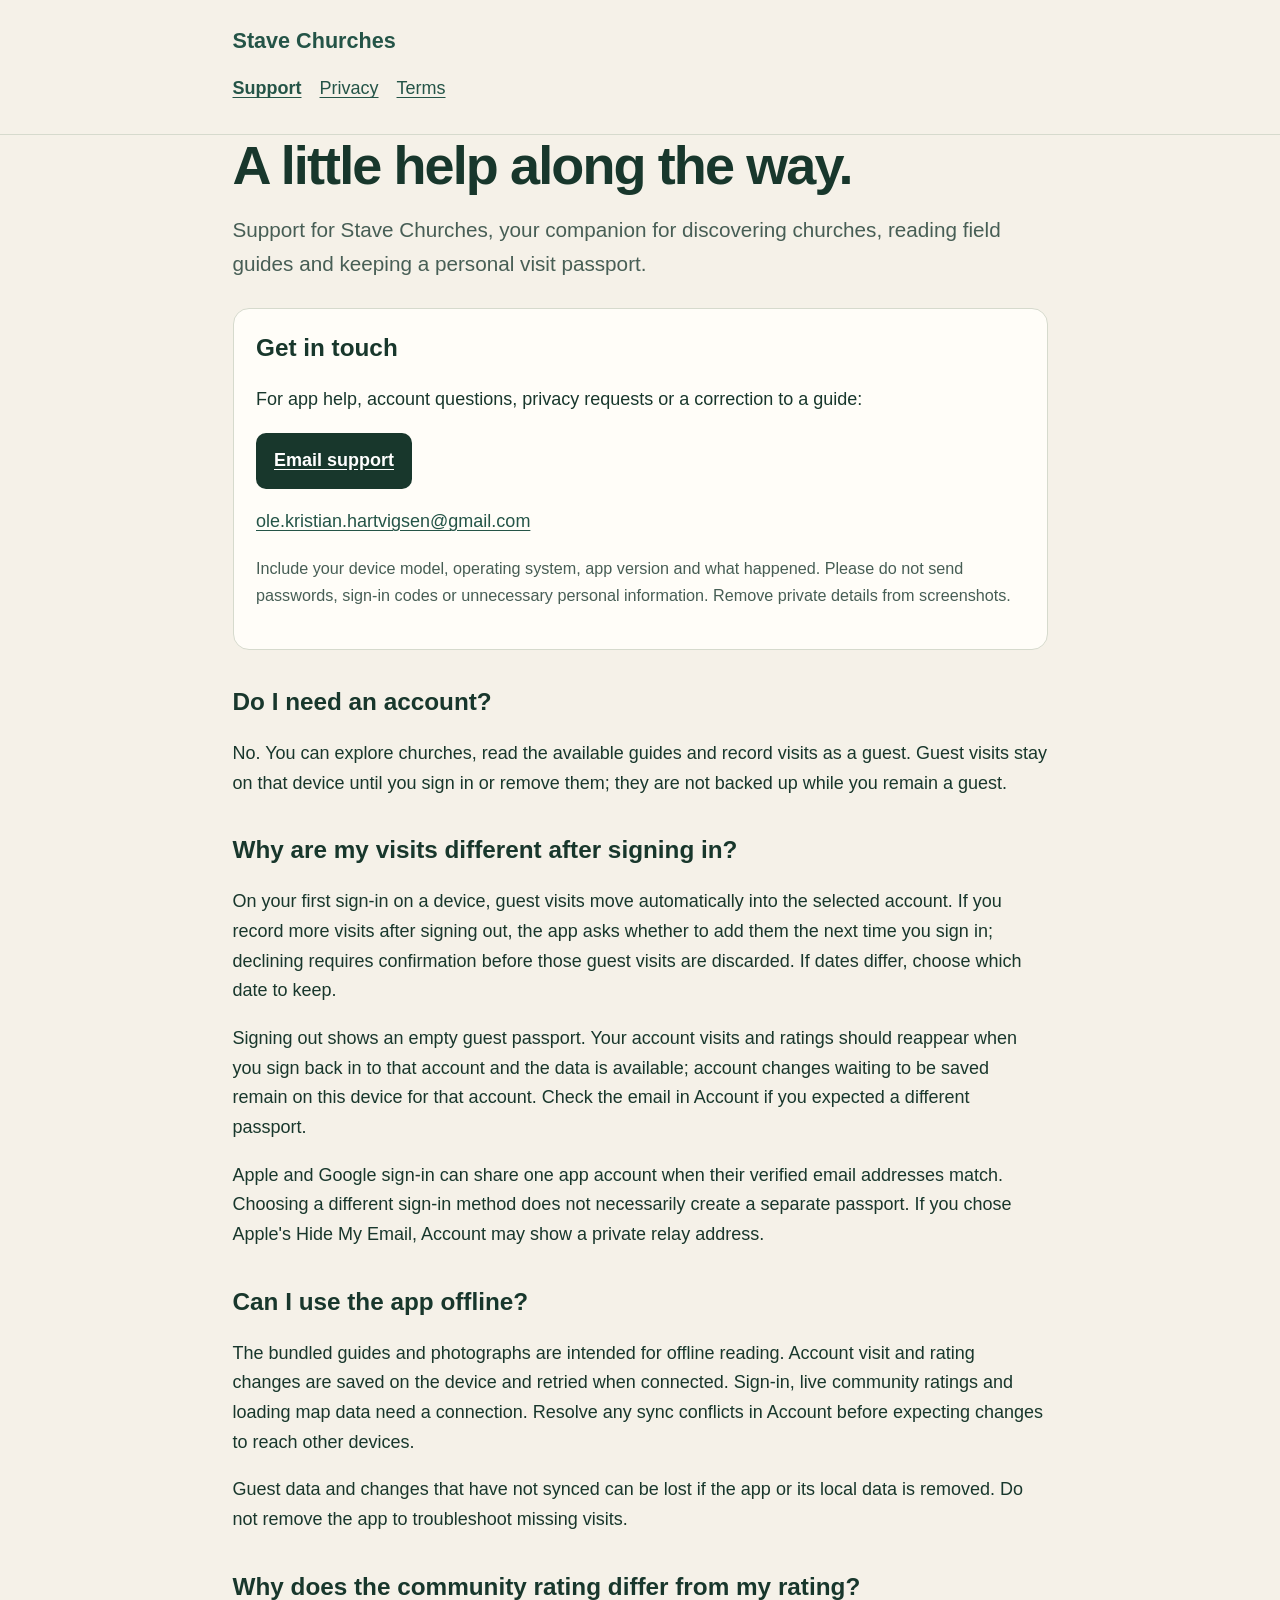
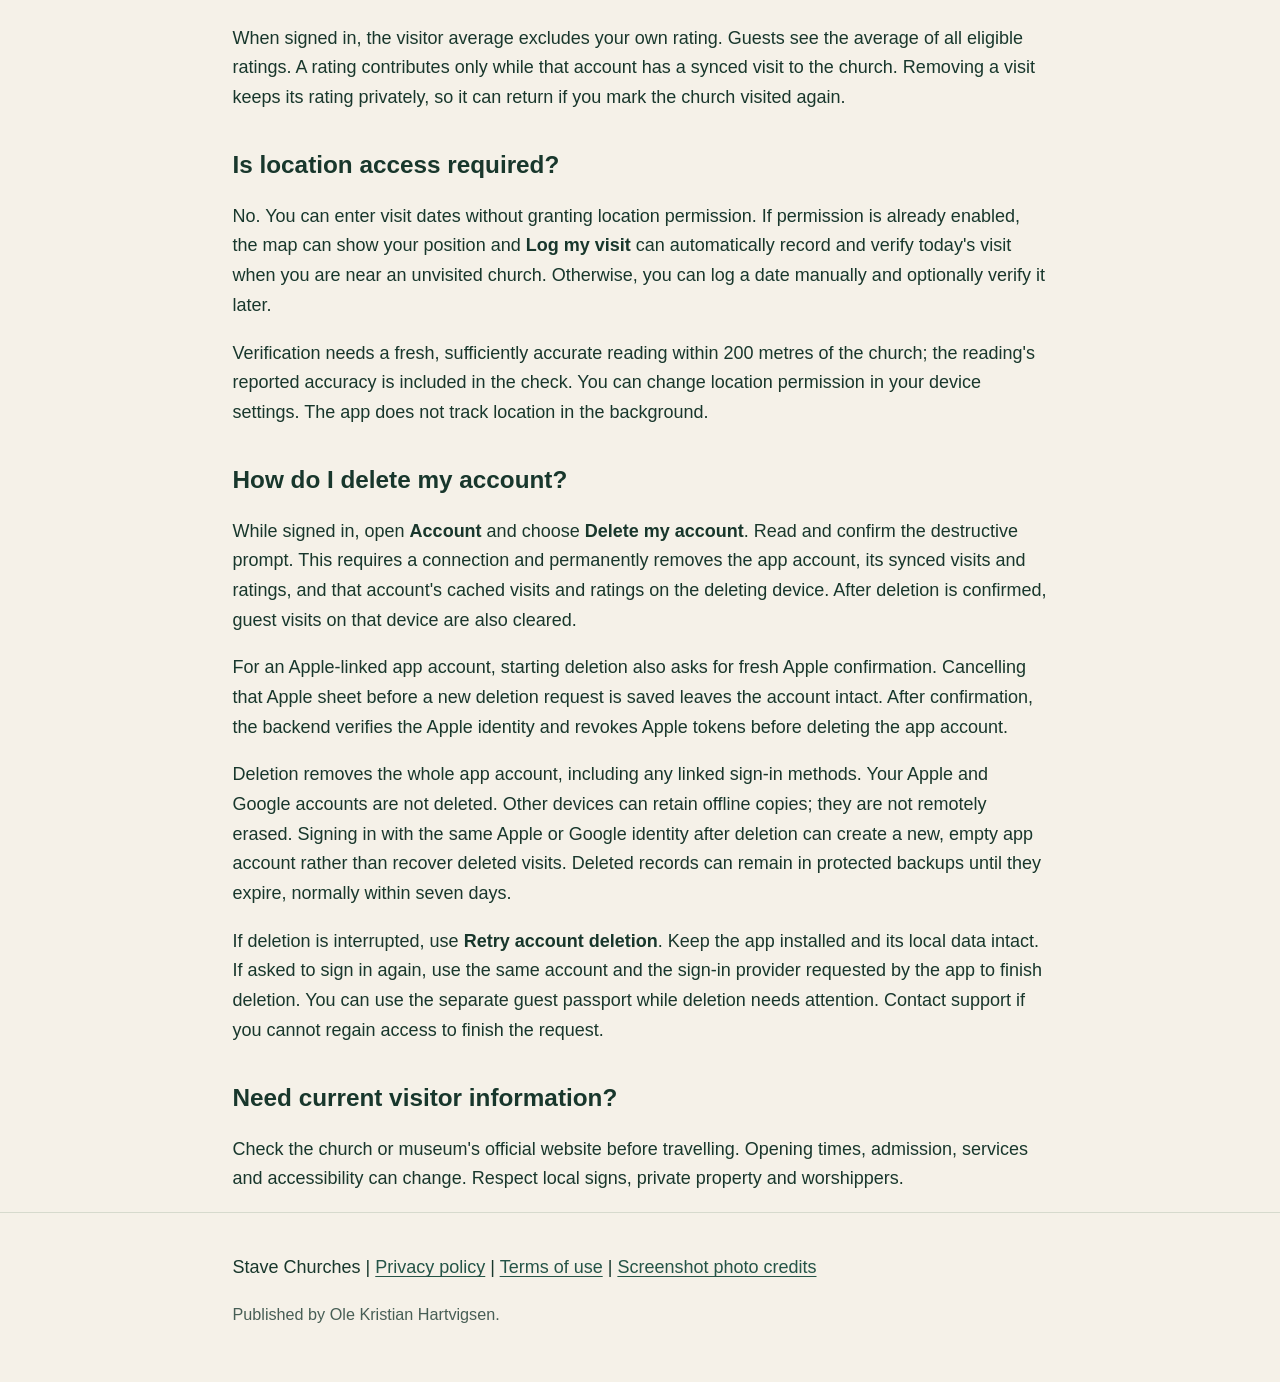
<file: index.html>
<!doctype html>
<html lang="en">
<head>
  <meta charset="utf-8">
  <meta name="viewport" content="width=device-width, initial-scale=1">
  <meta name="description" content="Support, account help and privacy information for the Stave Churches app.">
  <title>Support | Stave Churches</title>
  <link rel="stylesheet" href="styles.css">
</head>
<body>
  <a class="skip-link" href="#main">Skip to content</a>
  <header>
    <div class="shell">
      <a class="brand" href="index.html">Stave Churches</a>
      <nav aria-label="Main navigation">
        <a href="index.html" aria-current="page">Support</a>
        <a href="privacy.html">Privacy</a>
        <a href="terms.html">Terms</a>
      </nav>
    </div>
  </header>
  <main class="shell" id="main">
    <h1>A little help along the way.</h1>
    <p class="lead">Support for Stave Churches, your companion for discovering churches, reading field guides and keeping a personal visit passport.</p>

    <section class="card" aria-labelledby="contact">
      <h2 id="contact">Get in touch</h2>
      <p>For app help, account questions, privacy requests or a correction to a guide:</p>
      <p><a class="contact" href="mailto:ole.kristian.hartvigsen@gmail.com?subject=Stave%20Churches%20support">Email support</a></p>
      <p><a href="mailto:ole.kristian.hartvigsen@gmail.com">ole.kristian.hartvigsen@gmail.com</a></p>
      <p class="muted">Include your device model, operating system, app version and what happened. Please do not send passwords, sign-in codes or unnecessary personal information. Remove private details from screenshots.</p>
    </section>

    <h2>Do I need an account?</h2>
    <p>No. You can explore churches, read the available guides and record visits as a guest. Guest visits stay on that device until you sign in or remove them; they are not backed up while you remain a guest.</p>

    <h2>Why are my visits different after signing in?</h2>
    <p>On your first sign-in on a device, guest visits move automatically into the selected account. If you record more visits after signing out, the app asks whether to add them the next time you sign in; declining requires confirmation before those guest visits are discarded. If dates differ, choose which date to keep.</p>
    <p>Signing out shows an empty guest passport. Your account visits and ratings should reappear when you sign back in to that account and the data is available; account changes waiting to be saved remain on this device for that account. Check the email in Account if you expected a different passport.</p>
    <p>Apple and Google sign-in can share one app account when their verified email addresses match. Choosing a different sign-in method does not necessarily create a separate passport. If you chose Apple's Hide My Email, Account may show a private relay address.</p>

    <h2>Can I use the app offline?</h2>
    <p>The bundled guides and photographs are intended for offline reading. Account visit and rating changes are saved on the device and retried when connected. Sign-in, live community ratings and loading map data need a connection. Resolve any sync conflicts in Account before expecting changes to reach other devices.</p>
    <p>Guest data and changes that have not synced can be lost if the app or its local data is removed. Do not remove the app to troubleshoot missing visits.</p>

    <h2>Why does the community rating differ from my rating?</h2>
    <p>When signed in, the visitor average excludes your own rating. Guests see the average of all eligible ratings. A rating contributes only while that account has a synced visit to the church. Removing a visit keeps its rating privately, so it can return if you mark the church visited again.</p>

    <h2>Is location access required?</h2>
    <p>No. You can enter visit dates without granting location permission. If permission is already enabled, the map can show your position and <strong>Log my visit</strong> can automatically record and verify today's visit when you are near an unvisited church. Otherwise, you can log a date manually and optionally verify it later.</p>
    <p>Verification needs a fresh, sufficiently accurate reading within 200 metres of the church; the reading's reported accuracy is included in the check. You can change location permission in your device settings. The app does not track location in the background.</p>

    <h2>How do I delete my account?</h2>
    <p>While signed in, open <strong>Account</strong> and choose <strong>Delete my account</strong>. Read and confirm the destructive prompt. This requires a connection and permanently removes the app account, its synced visits and ratings, and that account's cached visits and ratings on the deleting device. After deletion is confirmed, guest visits on that device are also cleared.</p>
    <p>For an Apple-linked app account, starting deletion also asks for fresh Apple confirmation. Cancelling that Apple sheet before a new deletion request is saved leaves the account intact. After confirmation, the backend verifies the Apple identity and revokes Apple tokens before deleting the app account.</p>
    <p>Deletion removes the whole app account, including any linked sign-in methods. Your Apple and Google accounts are not deleted. Other devices can retain offline copies; they are not remotely erased. Signing in with the same Apple or Google identity after deletion can create a new, empty app account rather than recover deleted visits. Deleted records can remain in protected backups until they expire, normally within seven days.</p>
    <p>If deletion is interrupted, use <strong>Retry account deletion</strong>. Keep the app installed and its local data intact. If asked to sign in again, use the same account and the sign-in provider requested by the app to finish deletion. You can use the separate guest passport while deletion needs attention. Contact support if you cannot regain access to finish the request.</p>

    <h2>Need current visitor information?</h2>
    <p>Check the church or museum's official website before travelling. Opening times, admission, services and accessibility can change. Respect local signs, private property and worshippers.</p>
  </main>
  <footer>
    <div class="shell">
      <p>Stave Churches | <a href="privacy.html">Privacy policy</a> | <a href="terms.html">Terms of use</a> | <a href="screenshot-credits.html">Screenshot photo credits</a></p>
      <p class="muted">Published by Ole Kristian Hartvigsen.</p>
    </div>
  </footer>
</body>
</html>
</file>
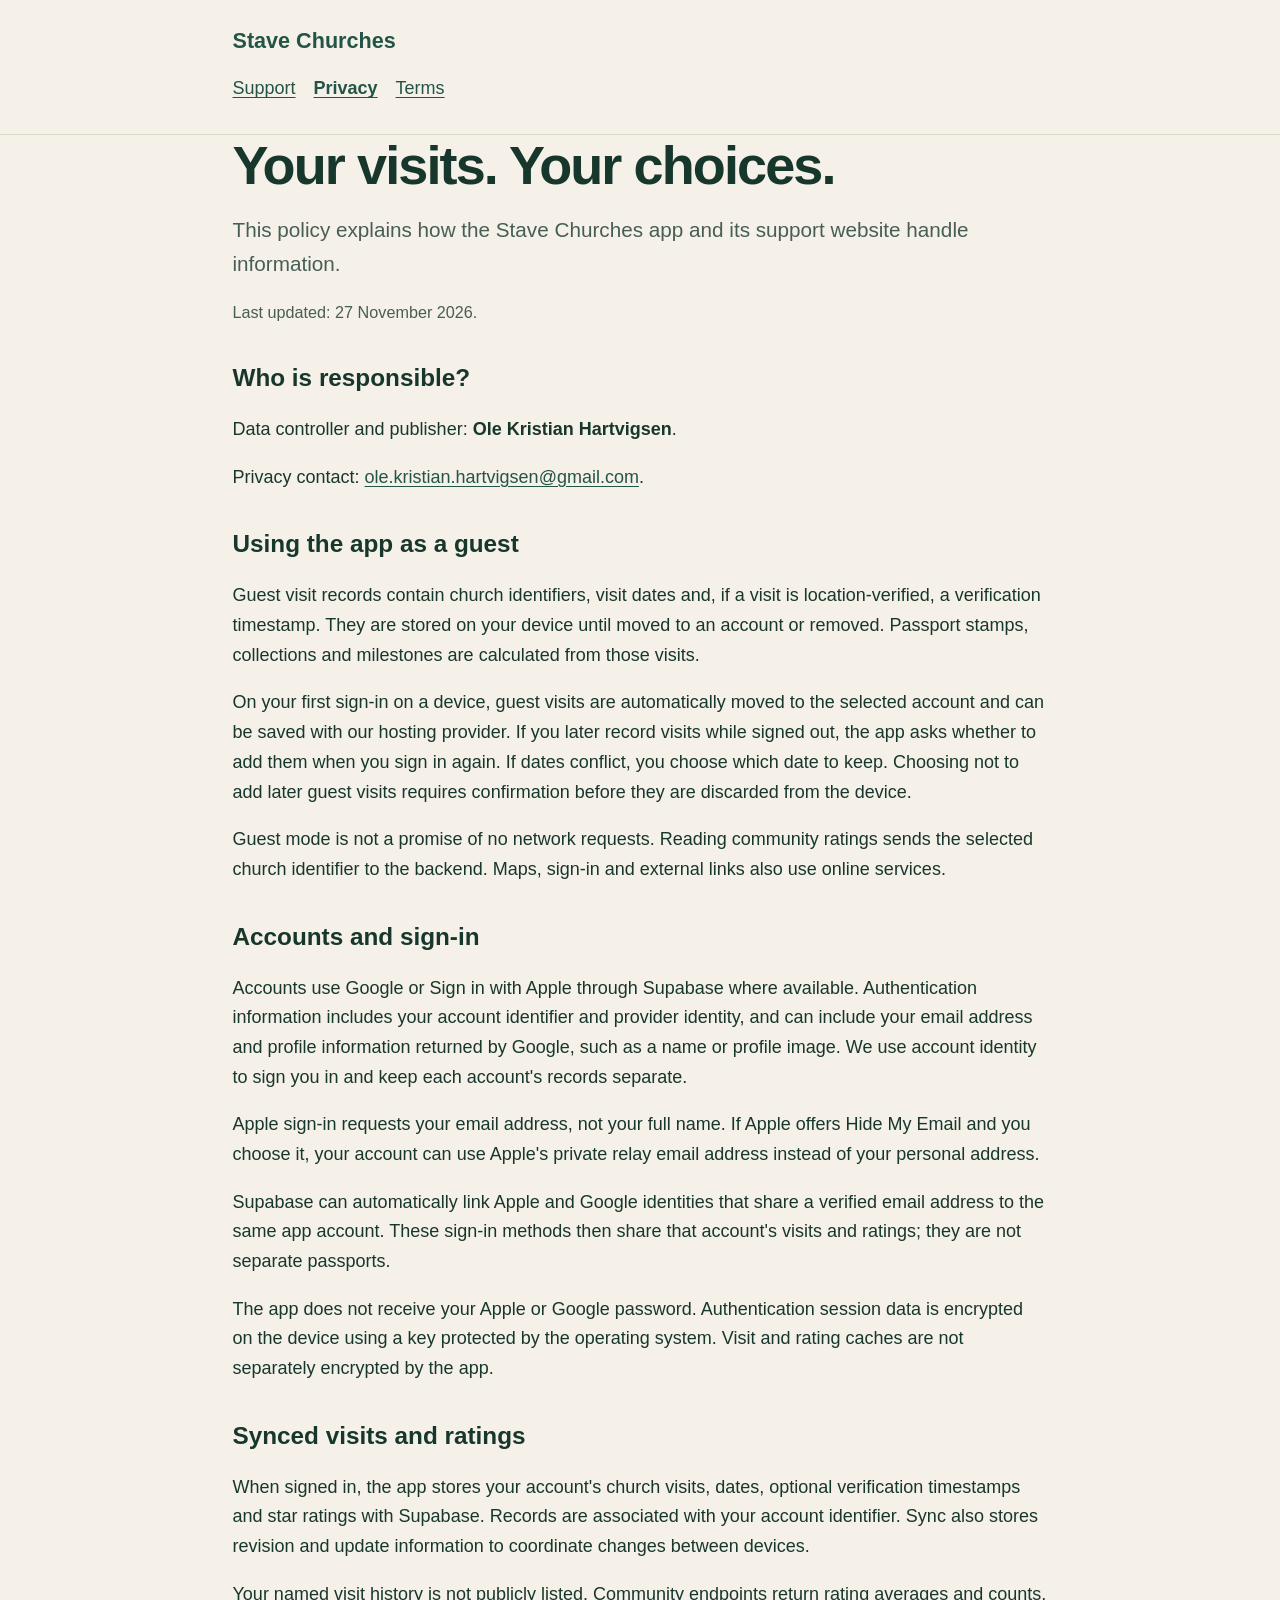
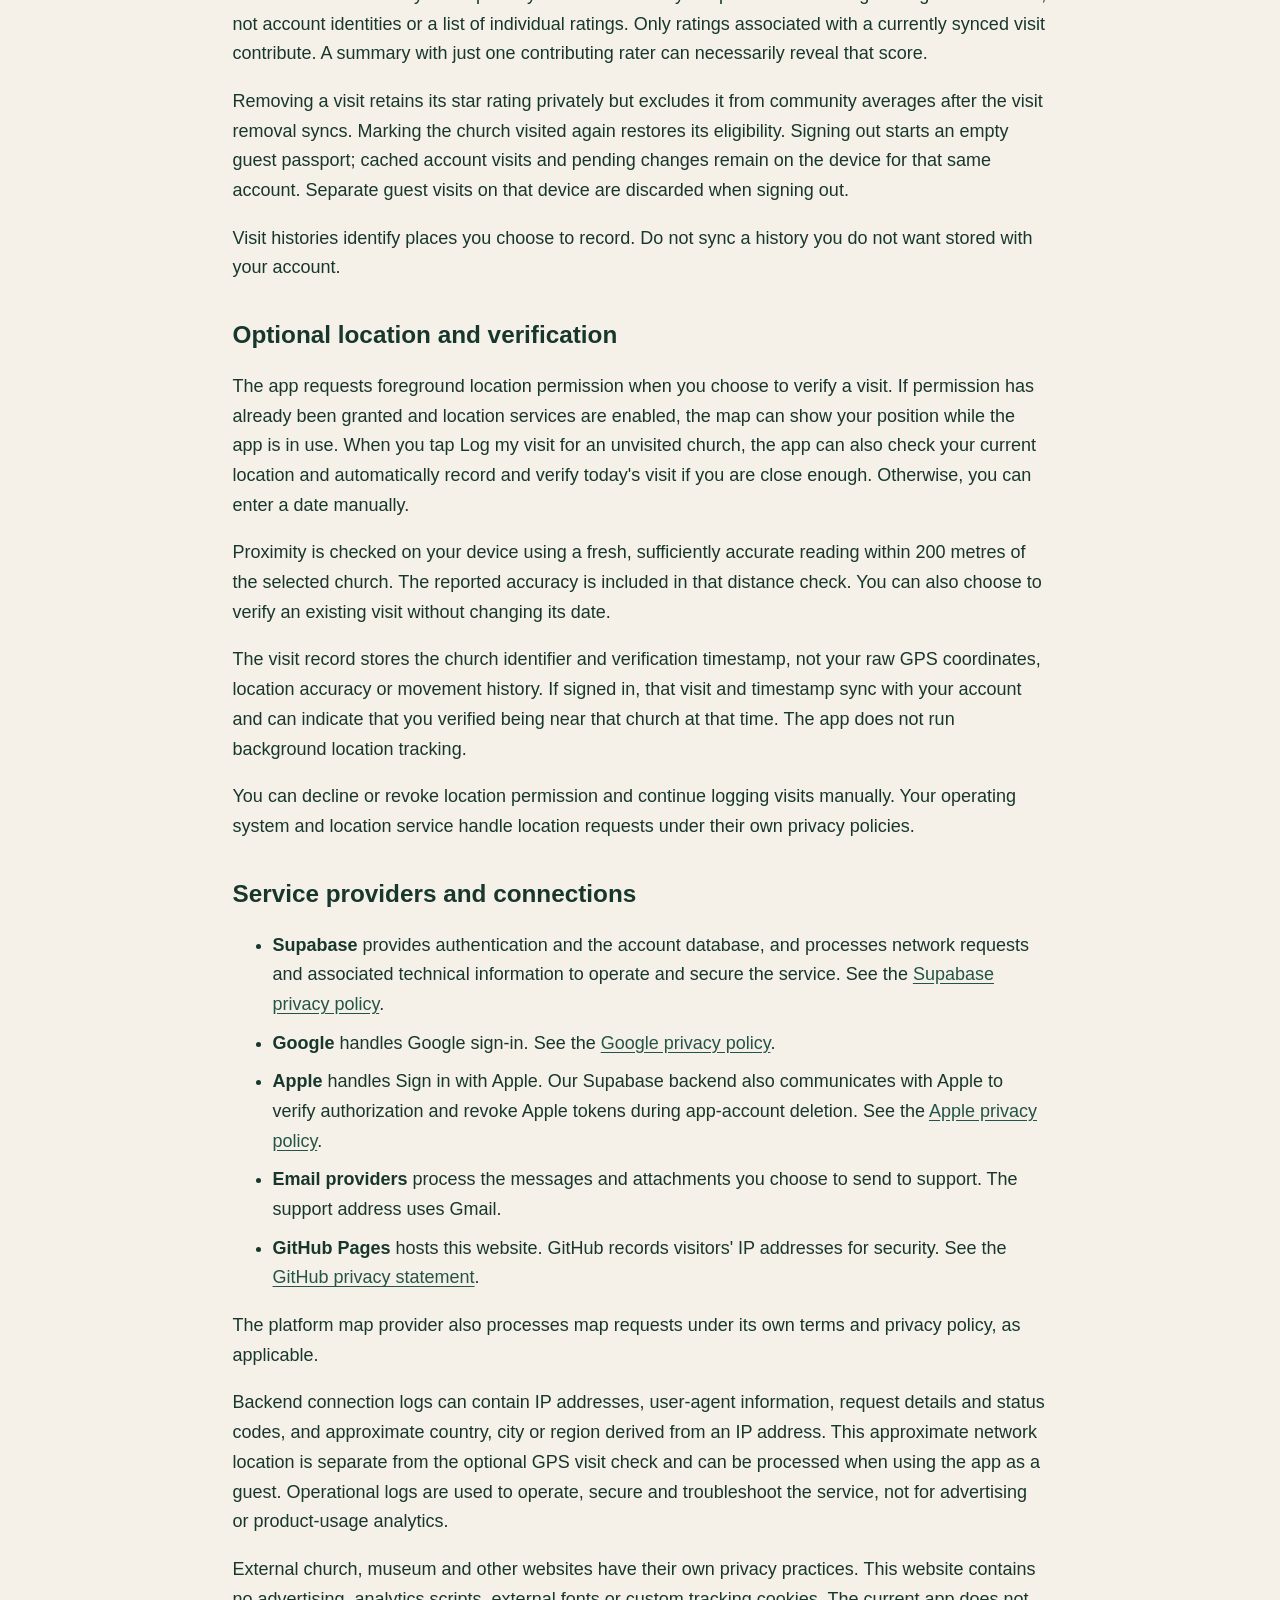
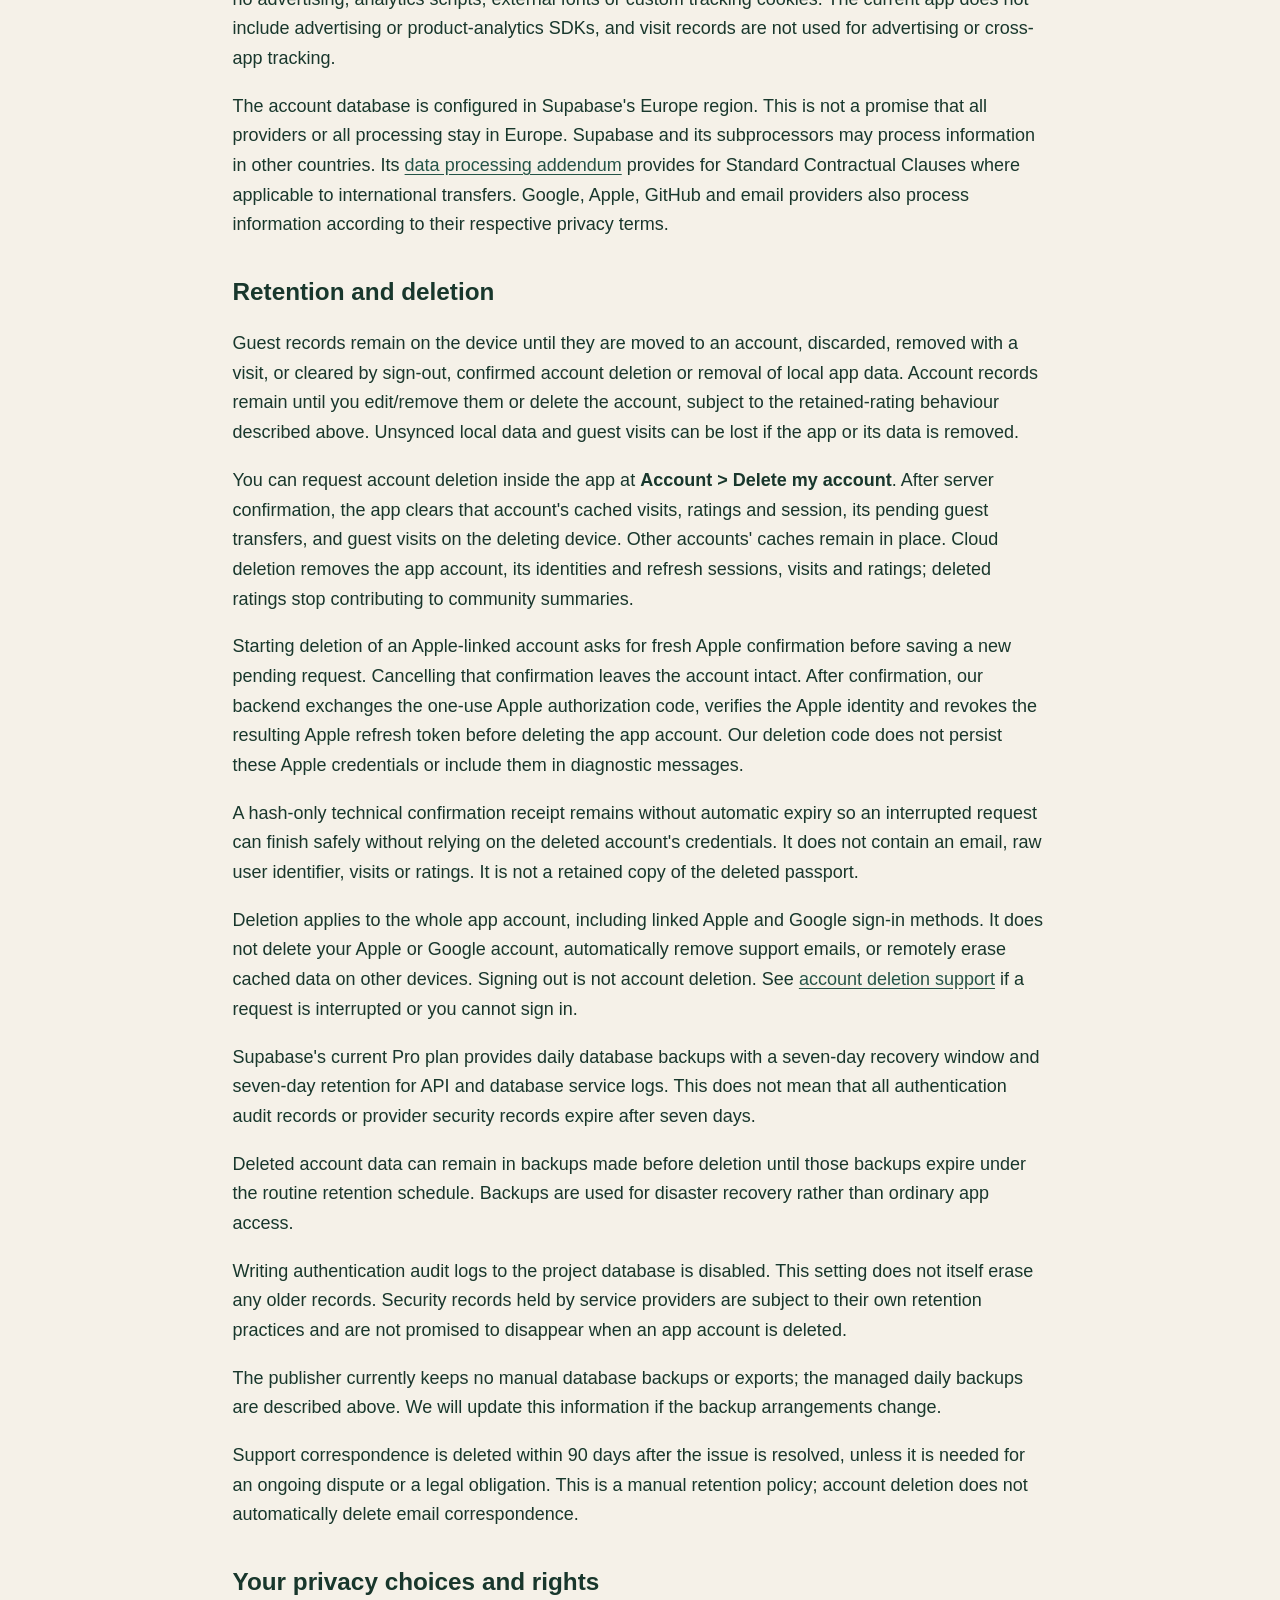
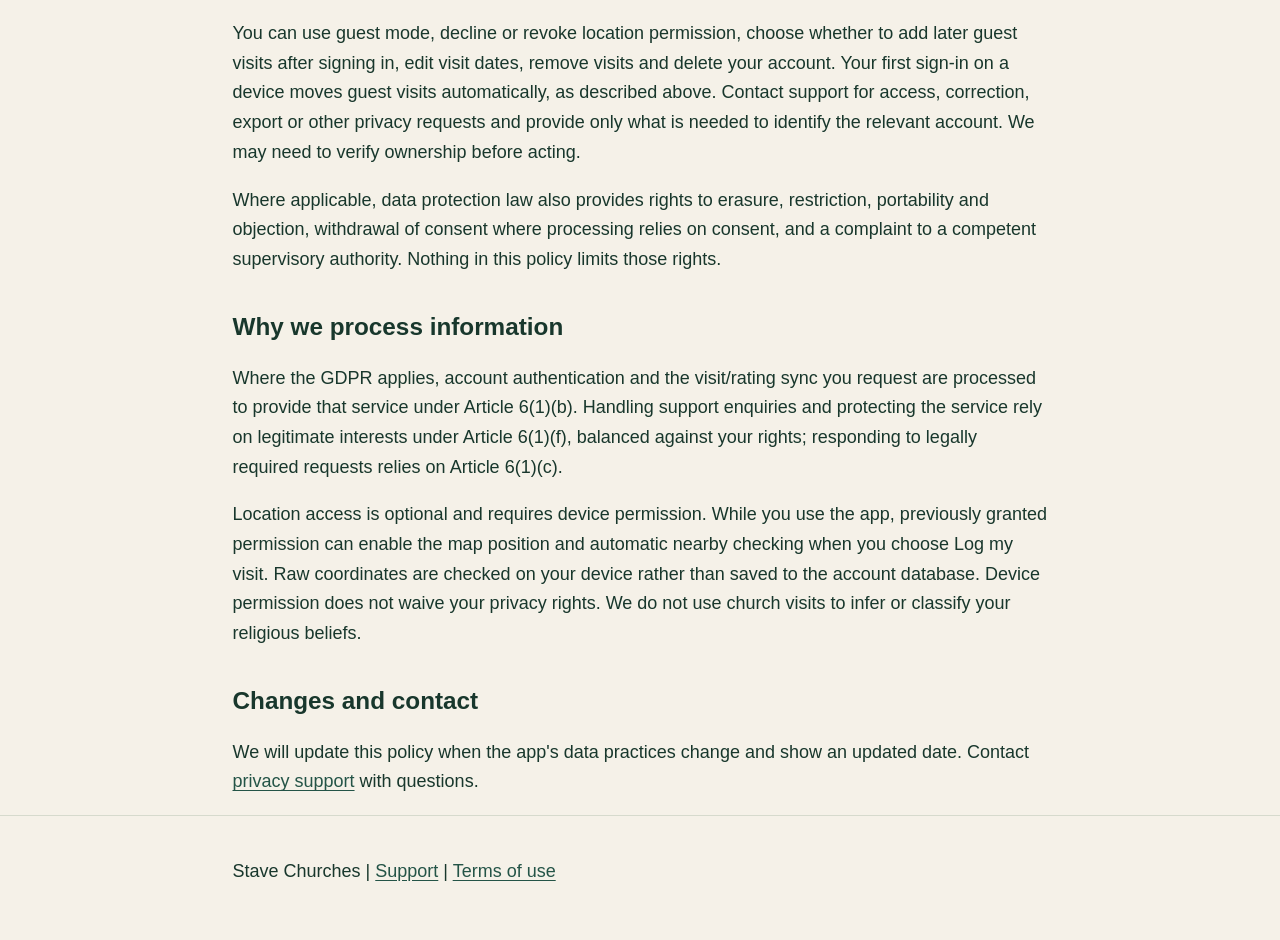
<file: privacy.html>
<!doctype html>
<html lang="en">
<head>
  <meta charset="utf-8">
  <meta name="viewport" content="width=device-width, initial-scale=1">
  <meta name="description" content="How Stave Churches handles guest visits, account data, ratings and optional foreground location.">
  <title>Privacy | Stave Churches</title>
  <link rel="stylesheet" href="styles.css">
</head>
<body>
  <a class="skip-link" href="#main">Skip to content</a>
  <header>
    <div class="shell">
      <a class="brand" href="index.html">Stave Churches</a>
      <nav aria-label="Main navigation">
        <a href="index.html">Support</a>
        <a href="privacy.html" aria-current="page">Privacy</a>
        <a href="terms.html">Terms</a>
      </nav>
    </div>
  </header>
  <main class="shell" id="main">
    <h1>Your visits. Your choices.</h1>
    <p class="lead">This policy explains how the Stave Churches app and its support website handle information.</p>
    <p class="muted">Last updated: 27 November 2026.</p>

    <h2>Who is responsible?</h2>
    <p>Data controller and publisher: <strong>Ole Kristian Hartvigsen</strong>.</p>
    <p>Privacy contact: <a href="mailto:ole.kristian.hartvigsen@gmail.com?subject=Stave%20Churches%20privacy">ole.kristian.hartvigsen@gmail.com</a>.</p>

    <h2>Using the app as a guest</h2>
    <p>Guest visit records contain church identifiers, visit dates and, if a visit is location-verified, a verification timestamp. They are stored on your device until moved to an account or removed. Passport stamps, collections and milestones are calculated from those visits.</p>
    <p>On your first sign-in on a device, guest visits are automatically moved to the selected account and can be saved with our hosting provider. If you later record visits while signed out, the app asks whether to add them when you sign in again. If dates conflict, you choose which date to keep. Choosing not to add later guest visits requires confirmation before they are discarded from the device.</p>
    <p>Guest mode is not a promise of no network requests. Reading community ratings sends the selected church identifier to the backend. Maps, sign-in and external links also use online services.</p>

    <h2>Accounts and sign-in</h2>
    <p>Accounts use Google or Sign in with Apple through Supabase where available. Authentication information includes your account identifier and provider identity, and can include your email address and profile information returned by Google, such as a name or profile image. We use account identity to sign you in and keep each account's records separate.</p>
    <p>Apple sign-in requests your email address, not your full name. If Apple offers Hide My Email and you choose it, your account can use Apple's private relay email address instead of your personal address.</p>
    <p>Supabase can automatically link Apple and Google identities that share a verified email address to the same app account. These sign-in methods then share that account's visits and ratings; they are not separate passports.</p>
    <p>The app does not receive your Apple or Google password. Authentication session data is encrypted on the device using a key protected by the operating system. Visit and rating caches are not separately encrypted by the app.</p>

    <h2>Synced visits and ratings</h2>
    <p>When signed in, the app stores your account's church visits, dates, optional verification timestamps and star ratings with Supabase. Records are associated with your account identifier. Sync also stores revision and update information to coordinate changes between devices.</p>
    <p>Your named visit history is not publicly listed. Community endpoints return rating averages and counts, not account identities or a list of individual ratings. Only ratings associated with a currently synced visit contribute. A summary with just one contributing rater can necessarily reveal that score.</p>
    <p>Removing a visit retains its star rating privately but excludes it from community averages after the visit removal syncs. Marking the church visited again restores its eligibility. Signing out starts an empty guest passport; cached account visits and pending changes remain on the device for that same account. Separate guest visits on that device are discarded when signing out.</p>
    <p>Visit histories identify places you choose to record. Do not sync a history you do not want stored with your account.</p>

    <h2>Optional location and verification</h2>
    <p>The app requests foreground location permission when you choose to verify a visit. If permission has already been granted and location services are enabled, the map can show your position while the app is in use. When you tap Log my visit for an unvisited church, the app can also check your current location and automatically record and verify today's visit if you are close enough. Otherwise, you can enter a date manually.</p>
    <p>Proximity is checked on your device using a fresh, sufficiently accurate reading within 200 metres of the selected church. The reported accuracy is included in that distance check. You can also choose to verify an existing visit without changing its date.</p>
    <p>The visit record stores the church identifier and verification timestamp, not your raw GPS coordinates, location accuracy or movement history. If signed in, that visit and timestamp sync with your account and can indicate that you verified being near that church at that time. The app does not run background location tracking.</p>
    <p>You can decline or revoke location permission and continue logging visits manually. Your operating system and location service handle location requests under their own privacy policies.</p>

    <h2>Service providers and connections</h2>
    <ul>
      <li><strong>Supabase</strong> provides authentication and the account database, and processes network requests and associated technical information to operate and secure the service. See the <a href="https://supabase.com/privacy">Supabase privacy policy</a>.</li>
      <li><strong>Google</strong> handles Google sign-in. See the <a href="https://policies.google.com/privacy">Google privacy policy</a>.</li>
      <li><strong>Apple</strong> handles Sign in with Apple. Our Supabase backend also communicates with Apple to verify authorization and revoke Apple tokens during app-account deletion. See the <a href="https://www.apple.com/legal/privacy/">Apple privacy policy</a>.</li>
      <li><strong>Email providers</strong> process the messages and attachments you choose to send to support. The support address uses Gmail.</li>
      <li><strong>GitHub Pages</strong> hosts this website. GitHub records visitors' IP addresses for security. See the <a href="https://docs.github.com/en/site-policy/privacy-policies/github-general-privacy-statement">GitHub privacy statement</a>.</li>
    </ul>
    <p>The platform map provider also processes map requests under its own terms and privacy policy, as applicable.</p>
    <p>Backend connection logs can contain IP addresses, user-agent information, request details and status codes, and approximate country, city or region derived from an IP address. This approximate network location is separate from the optional GPS visit check and can be processed when using the app as a guest. Operational logs are used to operate, secure and troubleshoot the service, not for advertising or product-usage analytics.</p>
    <p>External church, museum and other websites have their own privacy practices. This website contains no advertising, analytics scripts, external fonts or custom tracking cookies. The current app does not include advertising or product-analytics SDKs, and visit records are not used for advertising or cross-app tracking.</p>
    <p>The account database is configured in Supabase's Europe region. This is not a promise that all providers or all processing stay in Europe. Supabase and its subprocessors may process information in other countries. Its <a href="https://supabase.com/legal/customer-resources/data-processing-addendum">data processing addendum</a> provides for Standard Contractual Clauses where applicable to international transfers. Google, Apple, GitHub and email providers also process information according to their respective privacy terms.</p>

    <h2>Retention and deletion</h2>
    <p>Guest records remain on the device until they are moved to an account, discarded, removed with a visit, or cleared by sign-out, confirmed account deletion or removal of local app data. Account records remain until you edit/remove them or delete the account, subject to the retained-rating behaviour described above. Unsynced local data and guest visits can be lost if the app or its data is removed.</p>
    <p>You can request account deletion inside the app at <strong>Account &gt; Delete my account</strong>. After server confirmation, the app clears that account's cached visits, ratings and session, its pending guest transfers, and guest visits on the deleting device. Other accounts' caches remain in place. Cloud deletion removes the app account, its identities and refresh sessions, visits and ratings; deleted ratings stop contributing to community summaries.</p>
    <p>Starting deletion of an Apple-linked account asks for fresh Apple confirmation before saving a new pending request. Cancelling that confirmation leaves the account intact. After confirmation, our backend exchanges the one-use Apple authorization code, verifies the Apple identity and revokes the resulting Apple refresh token before deleting the app account. Our deletion code does not persist these Apple credentials or include them in diagnostic messages.</p>
    <p>A hash-only technical confirmation receipt remains without automatic expiry so an interrupted request can finish safely without relying on the deleted account's credentials. It does not contain an email, raw user identifier, visits or ratings. It is not a retained copy of the deleted passport.</p>
    <p>Deletion applies to the whole app account, including linked Apple and Google sign-in methods. It does not delete your Apple or Google account, automatically remove support emails, or remotely erase cached data on other devices. Signing out is not account deletion. See <a href="index.html">account deletion support</a> if a request is interrupted or you cannot sign in.</p>
    <p>Supabase's current Pro plan provides daily database backups with a seven-day recovery window and seven-day retention for API and database service logs. This does not mean that all authentication audit records or provider security records expire after seven days.</p>
    <p>Deleted account data can remain in backups made before deletion until those backups expire under the routine retention schedule. Backups are used for disaster recovery rather than ordinary app access.</p>
    <p>Writing authentication audit logs to the project database is disabled. This setting does not itself erase any older records. Security records held by service providers are subject to their own retention practices and are not promised to disappear when an app account is deleted.</p>
    <p>The publisher currently keeps no manual database backups or exports; the managed daily backups are described above. We will update this information if the backup arrangements change.</p>
    <p>Support correspondence is deleted within 90 days after the issue is resolved, unless it is needed for an ongoing dispute or a legal obligation. This is a manual retention policy; account deletion does not automatically delete email correspondence.</p>

    <h2>Your privacy choices and rights</h2>
    <p>You can use guest mode, decline or revoke location permission, choose whether to add later guest visits after signing in, edit visit dates, remove visits and delete your account. Your first sign-in on a device moves guest visits automatically, as described above. Contact support for access, correction, export or other privacy requests and provide only what is needed to identify the relevant account. We may need to verify ownership before acting.</p>
    <p>Where applicable, data protection law also provides rights to erasure, restriction, portability and objection, withdrawal of consent where processing relies on consent, and a complaint to a competent supervisory authority. Nothing in this policy limits those rights.</p>
    <h2>Why we process information</h2>
    <p>Where the GDPR applies, account authentication and the visit/rating sync you request are processed to provide that service under Article 6(1)(b). Handling support enquiries and protecting the service rely on legitimate interests under Article 6(1)(f), balanced against your rights; responding to legally required requests relies on Article 6(1)(c).</p>
    <p>Location access is optional and requires device permission. While you use the app, previously granted permission can enable the map position and automatic nearby checking when you choose Log my visit. Raw coordinates are checked on your device rather than saved to the account database. Device permission does not waive your privacy rights. We do not use church visits to infer or classify your religious beliefs.</p>

    <h2>Changes and contact</h2>
    <p>We will update this policy when the app's data practices change and show an updated date. Contact <a href="mailto:ole.kristian.hartvigsen@gmail.com?subject=Stave%20Churches%20privacy">privacy support</a> with questions.</p>
  </main>
  <footer>
    <div class="shell">
      <p>Stave Churches | <a href="index.html">Support</a> | <a href="terms.html">Terms of use</a></p>
    </div>
  </footer>
</body>
</html>
</file>
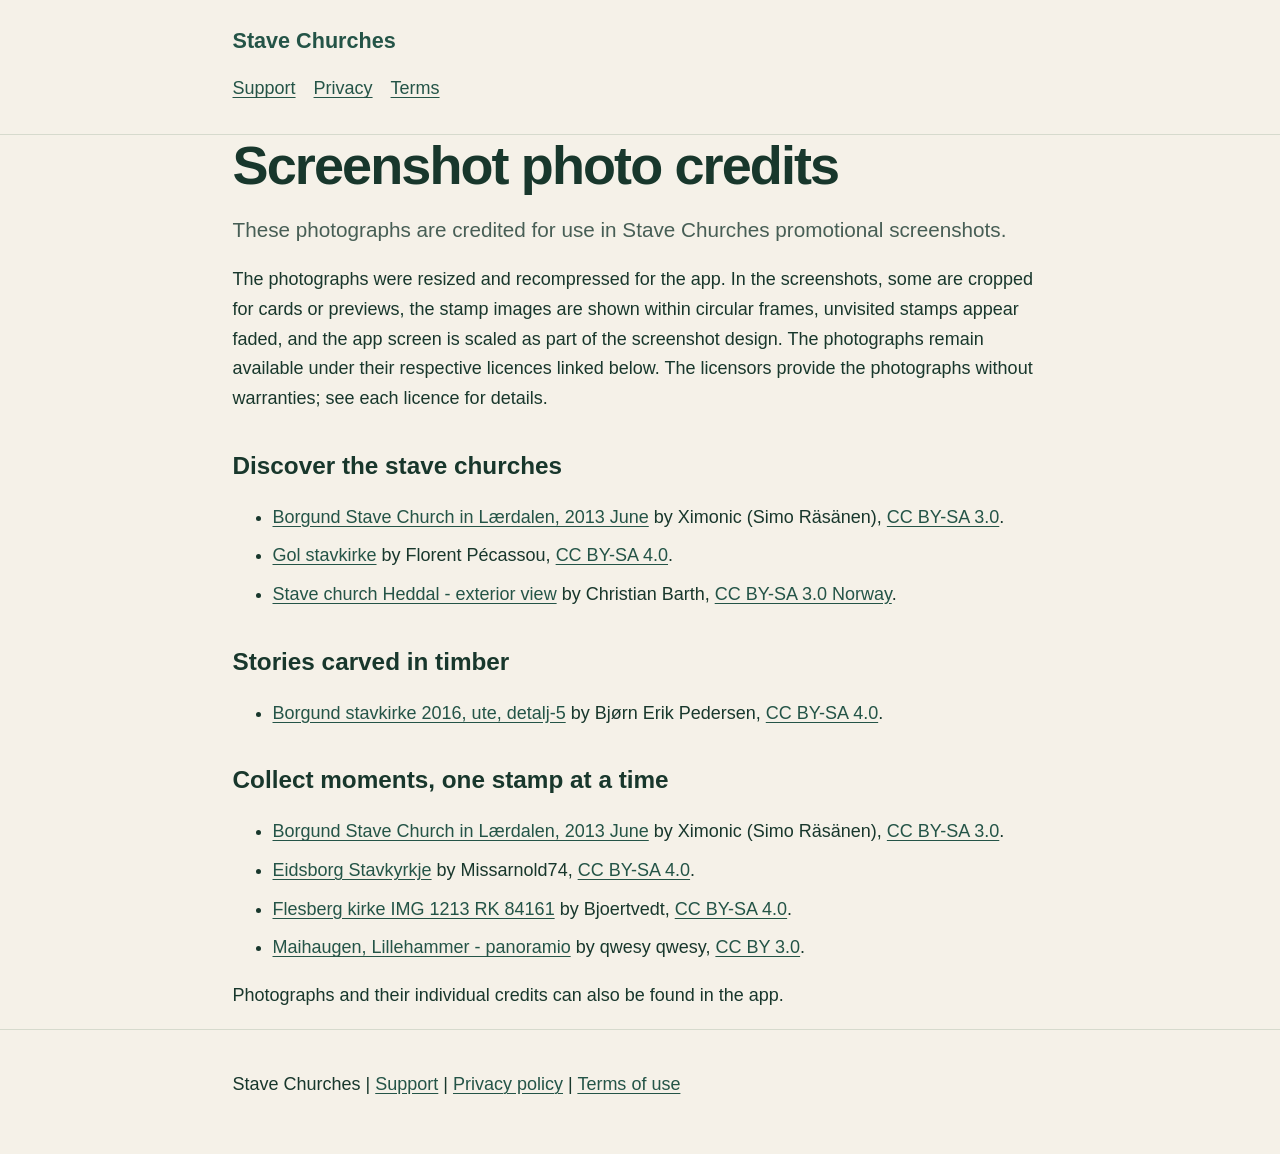
<file: screenshot-credits.html>
<!doctype html>
<html lang="en">
<head>
  <meta charset="utf-8">
  <meta name="viewport" content="width=device-width, initial-scale=1">
  <meta name="description" content="Photo credits for Stave Churches App Store screenshots.">
  <title>Screenshot photo credits | Stave Churches</title>
  <link rel="stylesheet" href="styles.css">
</head>
<body>
  <a class="skip-link" href="#main">Skip to content</a>
  <header>
    <div class="shell">
      <a class="brand" href="index.html">Stave Churches</a>
      <nav aria-label="Main navigation">
        <a href="index.html">Support</a>
        <a href="privacy.html">Privacy</a>
        <a href="terms.html">Terms</a>
      </nav>
    </div>
  </header>
  <main class="shell" id="main">
    <h1>Screenshot photo credits</h1>
    <p class="lead">These photographs are credited for use in Stave Churches promotional screenshots.</p>
    <p>The photographs were resized and recompressed for the app. In the screenshots, some are cropped for cards or previews, the stamp images are shown within circular frames, unvisited stamps appear faded, and the app screen is scaled as part of the screenshot design. The photographs remain available under their respective licences linked below. The licensors provide the photographs without warranties; see each licence for details.</p>

    <h2>Discover the stave churches</h2>
    <ul>
      <li><a href="https://commons.wikimedia.org/wiki/File:Borgund_Stave_Church_in_L%C3%A6rdalen,_2013_June.jpg">Borgund Stave Church in Lærdalen, 2013 June</a> by Ximonic (Simo Räsänen), <a href="https://creativecommons.org/licenses/by-sa/3.0/">CC BY-SA 3.0</a>.</li>
      <li><a href="https://commons.wikimedia.org/wiki/File:Gol_stavkirke.jpg">Gol stavkirke</a> by Florent Pécassou, <a href="https://creativecommons.org/licenses/by-sa/4.0/">CC BY-SA 4.0</a>.</li>
      <li><a href="https://commons.wikimedia.org/wiki/File:Stave_church_Heddal_-_exterior_view.jpg">Stave church Heddal - exterior view</a> by Christian Barth, <a href="https://creativecommons.org/licenses/by-sa/3.0/no/">CC BY-SA 3.0 Norway</a>.</li>
    </ul>

    <h2>Stories carved in timber</h2>
    <ul>
      <li><a href="https://commons.wikimedia.org/wiki/File:Borgund_stavkirke_2016,_ute,_detalj-5.jpg">Borgund stavkirke 2016, ute, detalj-5</a> by Bjørn Erik Pedersen, <a href="https://creativecommons.org/licenses/by-sa/4.0/">CC BY-SA 4.0</a>.</li>
    </ul>

    <h2>Collect moments, one stamp at a time</h2>
    <ul>
      <li><a href="https://commons.wikimedia.org/wiki/File:Borgund_Stave_Church_in_L%C3%A6rdalen,_2013_June.jpg">Borgund Stave Church in Lærdalen, 2013 June</a> by Ximonic (Simo Räsänen), <a href="https://creativecommons.org/licenses/by-sa/3.0/">CC BY-SA 3.0</a>.</li>
      <li><a href="https://commons.wikimedia.org/wiki/File:Eidsborg_Stavkyrkje.jpg">Eidsborg Stavkyrkje</a> by Missarnold74, <a href="https://creativecommons.org/licenses/by-sa/4.0/">CC BY-SA 4.0</a>.</li>
      <li><a href="https://commons.wikimedia.org/wiki/File:Flesberg_kirke_IMG_1213_RK_84161.jpg">Flesberg kirke IMG 1213 RK 84161</a> by Bjoertvedt, <a href="https://creativecommons.org/licenses/by-sa/4.0/">CC BY-SA 4.0</a>.</li>
      <li><a href="https://commons.wikimedia.org/wiki/File:Maihaugen,_Lillehammer_-_panoramio.jpg">Maihaugen, Lillehammer - panoramio</a> by qwesy qwesy, <a href="https://creativecommons.org/licenses/by/3.0/">CC BY 3.0</a>.</li>
    </ul>
    <p>Photographs and their individual credits can also be found in the app.</p>
  </main>
  <footer>
    <div class="shell">
      <p>Stave Churches | <a href="index.html">Support</a> | <a href="privacy.html">Privacy policy</a> | <a href="terms.html">Terms of use</a></p>
    </div>
  </footer>
</body>
</html>
</file>
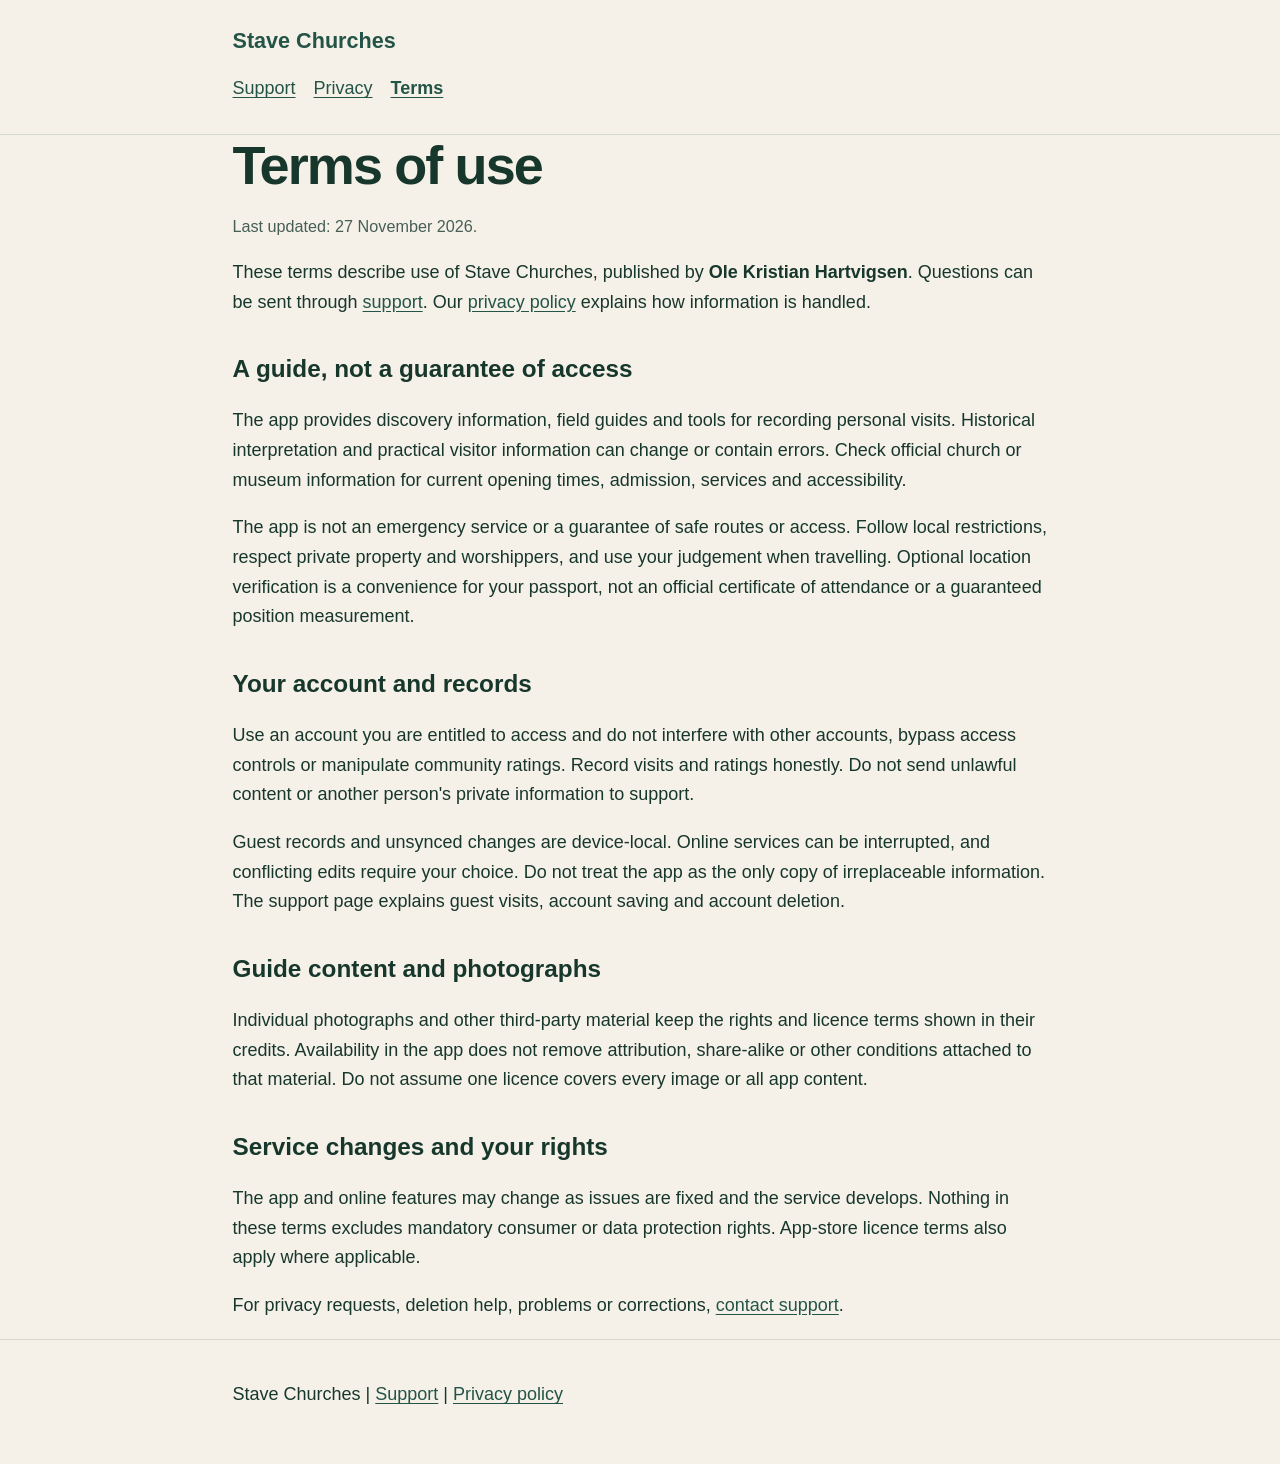
<file: terms.html>
<!doctype html>
<html lang="en">
<head>
  <meta charset="utf-8">
  <meta name="viewport" content="width=device-width, initial-scale=1">
  <meta name="description" content="Terms of use for the Stave Churches app and guide content.">
  <title>Terms | Stave Churches</title>
  <link rel="stylesheet" href="styles.css">
</head>
<body>
  <a class="skip-link" href="#main">Skip to content</a>
  <header>
    <div class="shell">
      <a class="brand" href="index.html">Stave Churches</a>
      <nav aria-label="Main navigation">
        <a href="index.html">Support</a>
        <a href="privacy.html">Privacy</a>
        <a href="terms.html" aria-current="page">Terms</a>
      </nav>
    </div>
  </header>
  <main class="shell" id="main">
    <h1>Terms of use</h1>
    <p class="muted">Last updated: 27 November 2026.</p>
    <p>These terms describe use of Stave Churches, published by <strong>Ole Kristian Hartvigsen</strong>. Questions can be sent through <a href="index.html">support</a>. Our <a href="privacy.html">privacy policy</a> explains how information is handled.</p>

    <h2>A guide, not a guarantee of access</h2>
    <p>The app provides discovery information, field guides and tools for recording personal visits. Historical interpretation and practical visitor information can change or contain errors. Check official church or museum information for current opening times, admission, services and accessibility.</p>
    <p>The app is not an emergency service or a guarantee of safe routes or access. Follow local restrictions, respect private property and worshippers, and use your judgement when travelling. Optional location verification is a convenience for your passport, not an official certificate of attendance or a guaranteed position measurement.</p>

    <h2>Your account and records</h2>
    <p>Use an account you are entitled to access and do not interfere with other accounts, bypass access controls or manipulate community ratings. Record visits and ratings honestly. Do not send unlawful content or another person's private information to support.</p>
    <p>Guest records and unsynced changes are device-local. Online services can be interrupted, and conflicting edits require your choice. Do not treat the app as the only copy of irreplaceable information. The support page explains guest visits, account saving and account deletion.</p>

    <h2>Guide content and photographs</h2>
    <p>Individual photographs and other third-party material keep the rights and licence terms shown in their credits. Availability in the app does not remove attribution, share-alike or other conditions attached to that material. Do not assume one licence covers every image or all app content.</p>

    <h2>Service changes and your rights</h2>
    <p>The app and online features may change as issues are fixed and the service develops. Nothing in these terms excludes mandatory consumer or data protection rights. App-store licence terms also apply where applicable.</p>
    <p>For privacy requests, deletion help, problems or corrections, <a href="mailto:ole.kristian.hartvigsen@gmail.com?subject=Stave%20Churches%20support">contact support</a>.</p>
  </main>
  <footer>
    <div class="shell">
      <p>Stave Churches | <a href="index.html">Support</a> | <a href="privacy.html">Privacy policy</a></p>
    </div>
  </footer>
</body>
</html>
</file>
<file: styles.css>
:root {
  color-scheme: light;
  font-family: -apple-system, BlinkMacSystemFont, "Segoe UI", sans-serif;
  color: #18372c;
  background: #f5f1e8;
  line-height: 1.65;
  font-size: 18px;
}

* { box-sizing: border-box; }
body { margin: 0; }
a { color: #245447; text-underline-offset: 0.18em; overflow-wrap: anywhere; }
a:hover { text-decoration-thickness: 0.15em; }
a:focus-visible { outline: 3px solid #856217; outline-offset: 4px; }
.skip-link { position: absolute; left: 1rem; top: -5rem; background: white; padding: 0.75rem; }
.skip-link:focus { top: 0.5rem; }
.shell { max-width: 860px; padding: 0 1.25rem; margin: 0 auto; }
header { border-bottom: 1px solid #d6dacd; padding: 1.25rem 0; }
.brand { font-weight: 750; font-size: 1.2rem; text-decoration: none; }
nav { display: flex; flex-wrap: wrap; gap: 0.25rem 1rem; margin-top: 0.5rem; }
nav a { display: inline-flex; min-height: 44px; align-items: center; }
nav a[aria-current="page"] { font-weight: 750; }
main { padding-top: 2rem; padding-bottom: 3rem; }
h1 { font-size: clamp(2rem, 7vw, 3rem); line-height: 1.12; letter-spacing: -0.035em; margin: 0 0 1rem; }
h2 { font-size: 1.35rem; line-height: 1.35; margin-top: 2rem; }
p, ul { margin: 0.75rem 0 1rem; }
li { margin-bottom: 0.5rem; }
.lead { font-size: 1.15rem; color: #475e55; }
.muted { color: #475e55; font-size: 0.9rem; }
.card { background: #fffdf8; border: 1px solid #d6dacd; border-radius: 16px; padding: 1.25rem; margin: 1.5rem 0; }
.card h2 { margin-top: 0; }
.contact { display: inline-block; padding: 0.75rem 1rem; background: #18372c; color: white; border-radius: 10px; font-weight: 650; }
footer { border-top: 1px solid #d6dacd; padding: 1.5rem 0 2rem; }
@media (prefers-reduced-motion: no-preference) {
  html { scroll-behavior: smooth; }
}
@media print {
  body { background: white; }
  nav, .skip-link { display: none; }
  .shell { max-width: none; padding: 0; }
}
</file>
